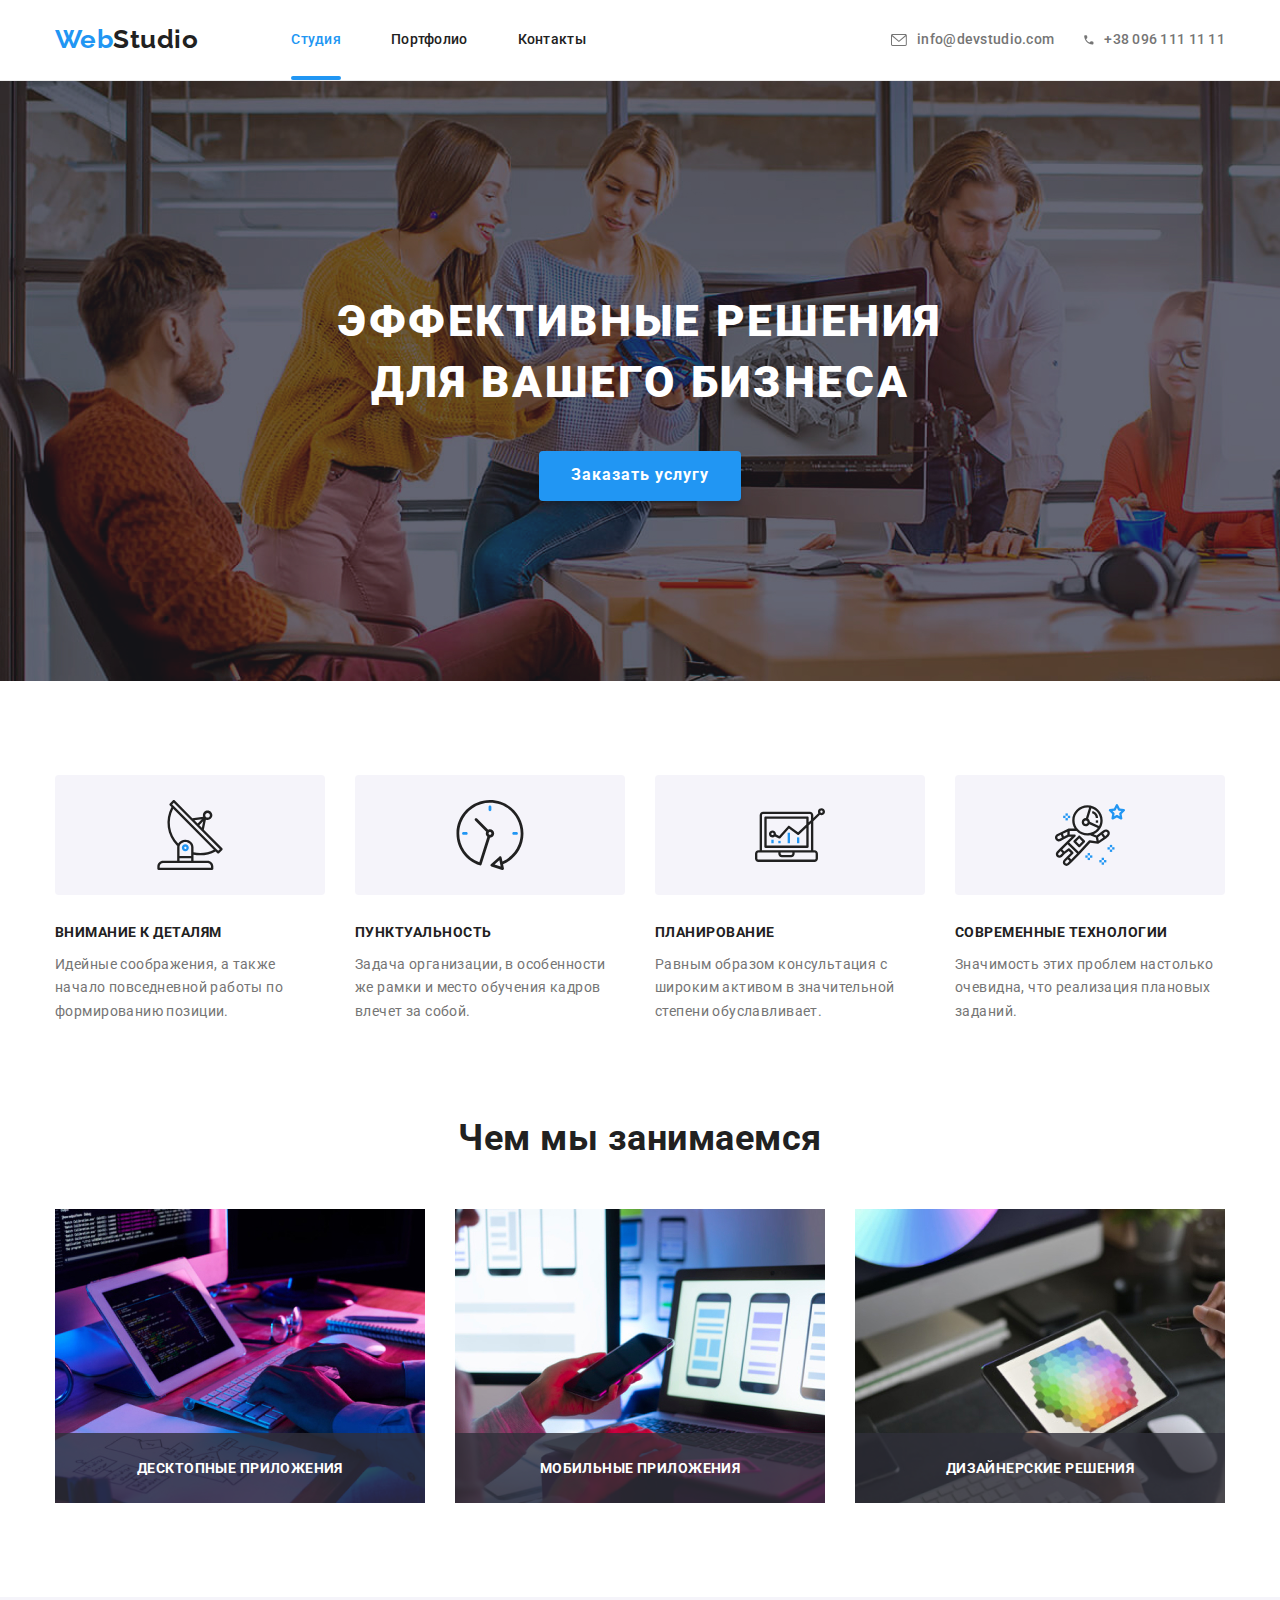
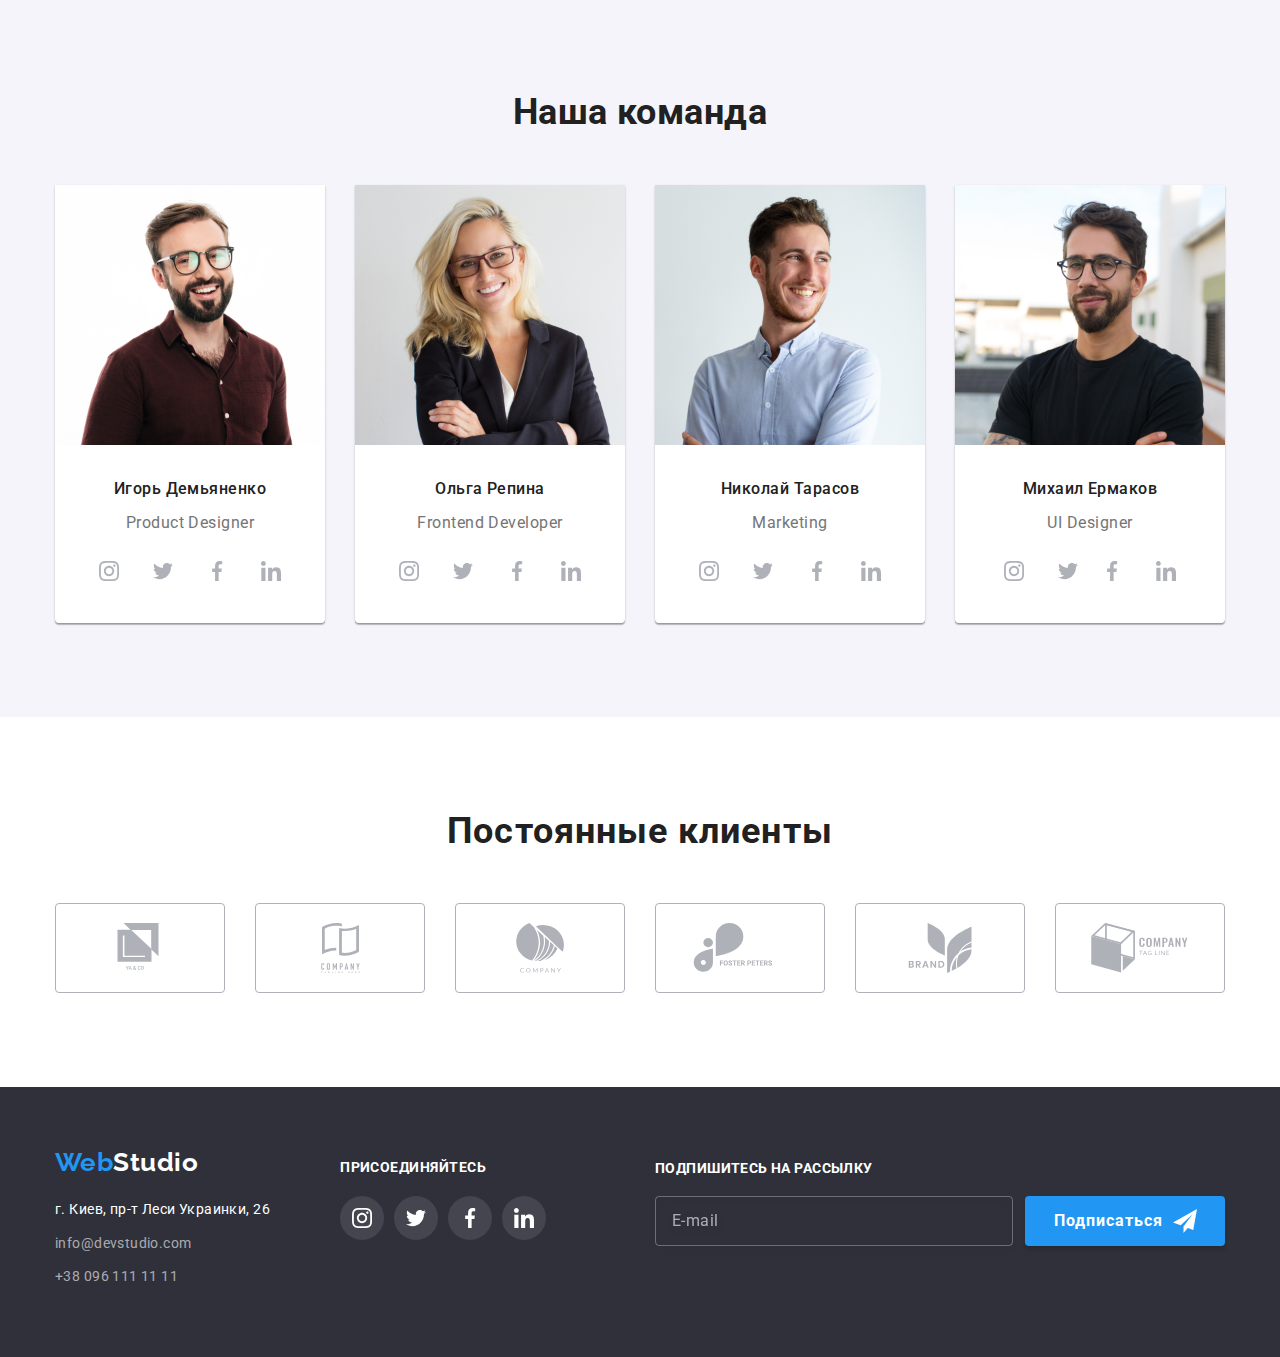
<file: index.html>
<!DOCTYPE html>
<html lang="ru">
<head>
    <meta charset="UTF-8">
    <meta http-equiv="X-UA-Compatible" content="IE=edge">
    <meta name="viewport" content="width=device-width, initial-scale=1.0">
    <title><WebStudio></title>
<link href="https://fonts.googleapis.com/css2?family=Raleway:ital,wght@0,700;1,400&family=Roboto:wght@400;500;700;900&display=swap" 
        rel="stylesheet"> 
        <link rel="stylesheet" href="https://cdnjs.cloudflare.com/ajax/libs/modern-normalize/1.1.0/modern-normalize.min.css">
    <link rel="stylesheet" href="./css/styles.css">
</head>
<body>
    <!-- Навигация -->
<header class="header">
    <div class="header__container container">
            <a class="header__logo" href="/"><span class="header__web">Web</span><span class="header__studio">Studio</span></a>
     <nav>
         <ul class="header__menu">
             <li class="header__item"><a class="header__link current" href="/">Студия</a></li>
             <li class="header__item"><a class="header__link" href="./portfolio.html">Портфолио</a></li>
             <li class="header__item"><a class="header__link" href="#address">Контакты</a></li>
         </ul>
    </nav>
         <ul class="header-contacts">
             <li class="header-contacts__item">
                <a class="header-contacts__link" href="mailto:info@devstudio.com">
                    <svg class="header-contacts__icon" width="16" height="12" >
                        <use href="./images/svg/sprite.svg#icon-envelope"></use>
                    </svg>
                    info@devstudio.com</a>
                </li>
             <li class="header-contacts__itemm">
                <a class="header-contacts__link" href="tel:+380961111111">
                    <svg class="header-contacts__icon" width="10" height="16">
                        <use href="./images/svg/sprite.svg#icon-phone"></use>
                    </svg>
                    +38 096 111 11 11</a>
                </li>
         </ul>
    </div>
</header>
<!-- Герой -->
<main>
<section class="hero">
    <div class=" hero__container container">
             <h1 class="hero__title">Эффективные решения для вашего бизнеса</h1>
             <button class="hero__button" type="button" data-modal-open>Заказать услугу</button>
            </div>
</section>
    <!-- Раздел после героя -->
<section class="features">
    <div class="features__container container"> 
        <ul class="features__list">
            <li class="features__items">
                <h2 class="features__title">Внимание к деталям</h2>
                <p class="features__paragraph">Идейные соображения, а также начало повседневной работы по формированию позиции.</p>
            </li>
            <li class="features__items">
                <h2 class="features__title" >Пунктуальность</h2>
                <p class="features__paragraph">Задача организации, в особенности же рамки и место обучения кадров влечет за собой.</p>
            </li>
            <li class="features__items">
                <h2 class="features__title">Планирование</h2>
                <p class="features__paragraph">Равным образом консультация с широким активом в значительной степени обуславливает.</p>
            </li>
            <li class="features__items">
                <h2 class="features__title">Современные технологии</h2>
                <p class="features__paragraph">Значимость этих проблем настолько очевидна, что реализация плановых заданий.</p>
            </li>
        </ul>
    </div>
</section>
    <!-- Чем мы занимаемся -->
<section class="work">
    <div class="work__container container ">
        <h2 class="work__title">Чем мы занимаемся</h2>
        
        <ul class="work__list">
            <li class="work__item"><img class="work__images" src="./images/work/work1.jpg" width="370" height="294" alt="програмист работающего над проектом">
            <p class="work__content">Десктопные приложения</p>
        </li>
            <li class="work__item"><img class="work__images" src="./images/work/work2.jpg" width="370" height="294" alt="дизайнер разрабатывает смартфон">
            <p class="work__content">Мобильные приложения</p>
            </li>
            <li class="work__item"><img class="work__images" src="./images/work/work3.jpg" width="370" height="294" alt="разработка графического цвета на планшете">
            <p class="work__content">Дизайнерские решения</p>
            </li>
        </ul>
    </div>
</section>
    <!-- Команда разработчиков -->
    <section class="team">
        <div class="team__container container team__padding">
        <h2 class="team__title">Наша команда</h2>

        <ul class="team__list"> 
            <li class="team__description">
            <img class="team__images" src="./images/team/productdesigner.jpg" width="270" height="260" alt="изображение дизайнера">
            <h3 class="team__name">Игорь Демьяненко</h3>
            <p class="team__desc">Product Designer</p>
        <ul class="team__networks">
        <li class="team__item">
            <a class="team__social" href="https://www.instagram.com/" target="_blank" rel="noopener noreferer">
                <svg width="20" height="20">
                    <use href="./images/svg/sprite.svg#icon-instagram"></use>
                </svg>
            </a>
        </li>
        <li class="team__item">
            <a class="team__social" href="https://twitter.com/?lang=uk"  target="_blank" rel="noopener noreferer">
                <svg width="20" height="20">
                    <use href="./images/svg/sprite.svg#icon-twitter">
                    </use>
                </svg>
            </a>
        </li>
        <li class="team__item">
            <a class="team__social" href="https://www.facebook.com/" target="_blank" rel="noopener noreferer">
                <svg width="20" height="20">
                    <use href="./images/svg/sprite.svg#icon-facebook"></use>
                </svg>
            </a>
        </li>
        <li class="team__item">
            <a class="team__social" href="https://www.linkedin.com/feed/" target="_blank" rel="noopener noreferer">
                <svg width="20" height="20">
                    <use href="./images/svg/sprite.svg#icon-linkedin"></use>
                </svg>
            </a>
        </li>
    </ul>
    </li>
        <li class="team__description">
                <img class="img-block" src="./images/team/frontenddeveloper.jpg" width="270" height="260" alt="изображение фронтенд разработчика">
                <h3 class="team__name">Ольга Репина</h3>
                <p class="team__desc">Frontend Developer</p>
                <ul class="team__networks">
            <li class="team__item">
                <a class="team__social" href="https://www.instagram.com/" target="_blank" rel="noopener noreferer">
                    <svg width="20" height="20">
                        <use href="./images/svg/sprite.svg#icon-instagram"></use>
                    </svg>
                </a>
            </li>
            <li class="team__item">
                <a class="team__social" href="https://twitter.com/?lang=uk"  target="_blank" rel="noopener noreferer">
                    <svg width="20" height="20">
                        <use href="./images/svg/sprite.svg#icon-twitter">
                        </use>
                    </svg>
                </a>
            </li>
            <li class="team__item">
                <a class="team__social" href="https://www.facebook.com/" target="_blank" rel="noopener noreferer">
                    <svg width="20" height="20">
                        <use href="./images/svg/sprite.svg#icon-facebook"></use>
                    </svg>
                </a>
            </li>
            <li class="team__item">
                <a class="team__social" href="https://www.linkedin.com/feed/" target="_blank" rel="noopener noreferer">
                    <svg width="20" height="20">
                        <use href="./images/svg/sprite.svg#icon-linkedin"></use>
                    </svg>
                </a>
            </li>
        </ul>
    </li>
            <li class="team__description">
                <img class="img-block" src="./images/team/marketing.jpg" width="270" height="260" alt="изображение маркетолога">
                <h3 class="team__name">Николай Тарасов</h3>
                <p class="team__desc">Marketing</p>
            <ul class="team__networks">
            <li class="team__item">
                <a class="team__social" href="https://www.instagram.com/" target="_blank" rel="noopener noreferer">
                    <svg width="20" height="20">
                        <use href="./images/svg/sprite.svg#icon-instagram"></use>
                    </svg>
                </a>
            </li>
            <li class="team__item">
                <a class="team__social" href="https://twitter.com/?lang=uk"  target="_blank" rel="noopener noreferer">
                    <svg width="20" height="20">
                        <use href="./images/svg/sprite.svg#icon-twitter">
                        </use>
                    </svg>
                </a>
            </li>
            <li class="team__item">
                <a class="team__social" href="https://www.facebook.com/" target="_blank" rel="noopener noreferer">
                    <svg width="20" height="20">
                        <use href="./images/svg/sprite.svg#icon-facebook"></use>
                    </svg>
                </a>
            </li>
            <li class="team__item">
                <a class="team__social" href="https://www.linkedin.com/feed/" target="_blank" rel="noopener noreferer">
                    <svg width="20" height="20">
                        <use href="./images/svg/sprite.svg#icon-linkedin"></use>
                    </svg>
                </a>
            </li>
        </ul>
    </li>
        <li class="team__description">
            <img class="img-block" src="./images/team/ui-designer.jpg" width="270" height="260" alt="изображение дизайне UI">
            <h3 class="team__name">Михаил Ермаков</h3>
            <p class="team__desc">UI Designer</p>
        <ul class="team__networks">
        <li class="team__item">
            <a class="team__social" href="https://www.instagram.com/" target="_blank" rel="noopener noreferer">
                <svg width="20" height="20">
                    <use href="./images/svg/sprite.svg#icon-instagram"></use>
                </svg>
            </a>
        </li>
        <li class="tteam__item">
            <a class="team__social" href="https://twitter.com/?lang=uk"  target="_blank" rel="noopener noreferer">
                <svg width="20" height="20">
                    <use href="./images/svg/sprite.svg#icon-twitter">
                    </use>
                </svg>
            </a>
        </li>
        <li class="team__item">
            <a class="team__social" href="https://www.facebook.com/" target="_blank" rel="noopener noreferer">
                <svg width="20" height="20">
                    <use href="./images/svg/sprite.svg#icon-facebook"></use>
                </svg>
            </a>
        </li>
        <li class="tteam__item">
            <a class="team__social" href="https://www.linkedin.com/feed/" target="_blank" rel="noopener noreferer">
                <svg width="20" height="20">
                    <use href="./images/svg/sprite.svg#icon-linkedin"></use>
                </svg>
            </a>
        </li>
        </ul>
    </li>
    </ul>
</div>
</section>
<section class="clients">
    <div class="clients__container container">
        <h2 class="clients__title">Постоянные клиенты</h2>
<ul class="clients__list">
    <li class="clients__item">
        <a class="clients__link" href=""> 
            <svg class="clients__icon">
<use href="./images/svg/sprite.svg#icon-logo-1"></use>
        </svg></a>
    </li>
    <li class="clients__item">
        <a class="clients__link" href=""> 
            <svg class="clients__icon">
<use href="./images/svg/sprite.svg#icon-logo-2"></use>
        </svg></a>
    </li>
    <li class="clients__item">
        <a class="clients__link" href=""> 
            <svg class="clients__icon">
<use href="./images/svg/sprite.svg#icon-logo-3"></use>
        </svg></a>
    </li>
    <li class="clients__item">
        <a class="clients__link" href=""> 
            <svg class="clients__icon">
<use href="./images/svg/sprite.svg#icon-logo-4"></use>
        </svg></a>
    </li>
    <li class="clients__item">
        <a class="clients__link" href=""> 
            <svg class="clients__icon">
<use href="./images/svg/sprite.svg#icon-logo-5"></use>
        </svg></a>
    </li>
    <li class="clients__item">
        <a class="clients__link" href=""> 
            <svg class="clients__icon">
<use href="./images/svg/sprite.svg#icon-logo-6"></use>
        </svg></a>
    </li>
</ul>
    </div>
</section>
</main>
<!-- Футер подвал сайта -->
<footer class="footer" id="address">
    <div class="footer__container container footer__padding">
        <div>
    <a class="footer__logo" href="/"><span class="footer__web">Web</span><span class="footer__studio">Studio</span></a>
    <address class="footer__address">
    <ul class="footer__aaa">
                <li><a class="footer__map" href="https://goo.gl/maps/3Qw7G6VBKkndE3Wv5" target="_blank" rel="noopener noreferer"> г. Киев, пр-т Леси Украинки, 26</a></li>
                <li><a class="footer__link" href="mailto:info@devstudio.com">info@devstudio.com</a></li>
                <li><a class="footer__link" href="tel:+380961111111">+38 096 111 11 11</a></li>
            </ul>
        </address>
    </div>
<div class="footer__join">
    <p class="footer__title">присоединяйтесь</p>
    <ul class="footer__list">
        <li class="footer__item">
            <a class="footer__social" href="https://www.instagram.com/" target="_blank" rel="noopener noreferer">
                <svg width="20" height="20">
                    <use href="./images/svg/sprite.svg#icon-instagram"></use>
                </svg>
            </a>
        </li>
        <li class="footer__item">
            <a class="footer__social" href="https://twitter.com/?lang=uk" target="_blank" rel="noopener noreferer">
                <svg width="20" height="20">
                    <use href="./images/svg/sprite.svg#icon-twitter"></use>
                </svg>
            </a>
        </li>
        <li class="footer__item">
            <a class="footer__social" href="https://www.facebook.com/" target="_blank" rel="noopener noreferer">
                <svg width="20" height="20">
                    <use href="./images/svg/sprite.svg#icon-facebook"></use>
                </svg>
            </a>
        </li>
        <li class="footer__item">
            <a class="footer__social" href="https://www.linkedin.com/feed/" target="_blank" rel="noopener noreferer">
                <svg width="20" height="20">
                    <use href="./images/svg/sprite.svg#icon-linkedin"></use>
                </svg>
            </a>
        </li>
    </ul>
</div>

<div class="footer__form-container" >
    <form class="footer__form">
        <div>
        <p class="footer__mail">Подпишитесь на рассылку</p>
    <input class="footer__helper" type="text" name="footer-mail" id="footer-mail" placeholder="E-mail">
</div>
<button type="submit">Подписаться<svg class="footer__button-icon" width="24px" height="24px">
    <use href="./images/svg/sprite.svg#icon-icon-send"></use>
  </svg>
</button>
</form>
</div>
</div>
</footer>
<!-- modal -->
<div class="backdrop is-hidden" data-modal>
    <div class="modal">
      <button class="modal__button" type="button" data-modal-close>
        <svg class="close" width="18" height="18">
        <use href="./images/svg/sprite.svg#icon-close-black-18dp-2-1"></use>
      </svg>
    </button>
    <form class="form">
        <div class="form__field">
            <p class="form__text">Оставьте свои данные, мы вам перезвоним</p>
    <label class="form__label">
        Имя
    <input class="form__input" name="user-name" id="name">
    <svg class="form__icon" width="18px" height="18px" >
        <use href="./images/svg/sprite.svg#icon-person-black"></use>
    </svg>
</label>
<label class="form__label">Телефон
<input class="form__input" type="tel" name="user-phone">
<svg class="form__icon" width="18px" height="18px" >
<use href="./images/svg/sprite.svg#icon-phone-black"></use>
</svg>
</label>
<label class="form__label">
    Почта
<input class="form__input" type="email" name="user-mail">
<svg class="form__icon" width="18px" height="18px" >
<use href="./images/svg/sprite.svg#icon-jkjlkllkl"></use>
</svg>
</label>
<label class="form__label">
    Комментарий
    <textarea class="form__coments coments" name="user-comments" rows="7" placeholder="Введите текст"></textarea></label>
<label class="form__content-check">
    <input class="form__checkbox hidden" type="checkbox" name="user-contract" >
    <a class="form__link" href="">Условия договора</a>  Соглашаюсь с рассылкой и принимаю
    <span class="form__checkbox-icon">
        <svg width="14px" height="13px">
            <use href="./images/svg/sprite.svg#icon-icon-check-1"></use>
        </svg>
    </span>
  </label>    
  <button class="form__content-button" type="submit">Отправить</button>
</div>
</form>
</div>
</div>
<script src="./js/modal.js"></script>
</body>
</html>
</file>
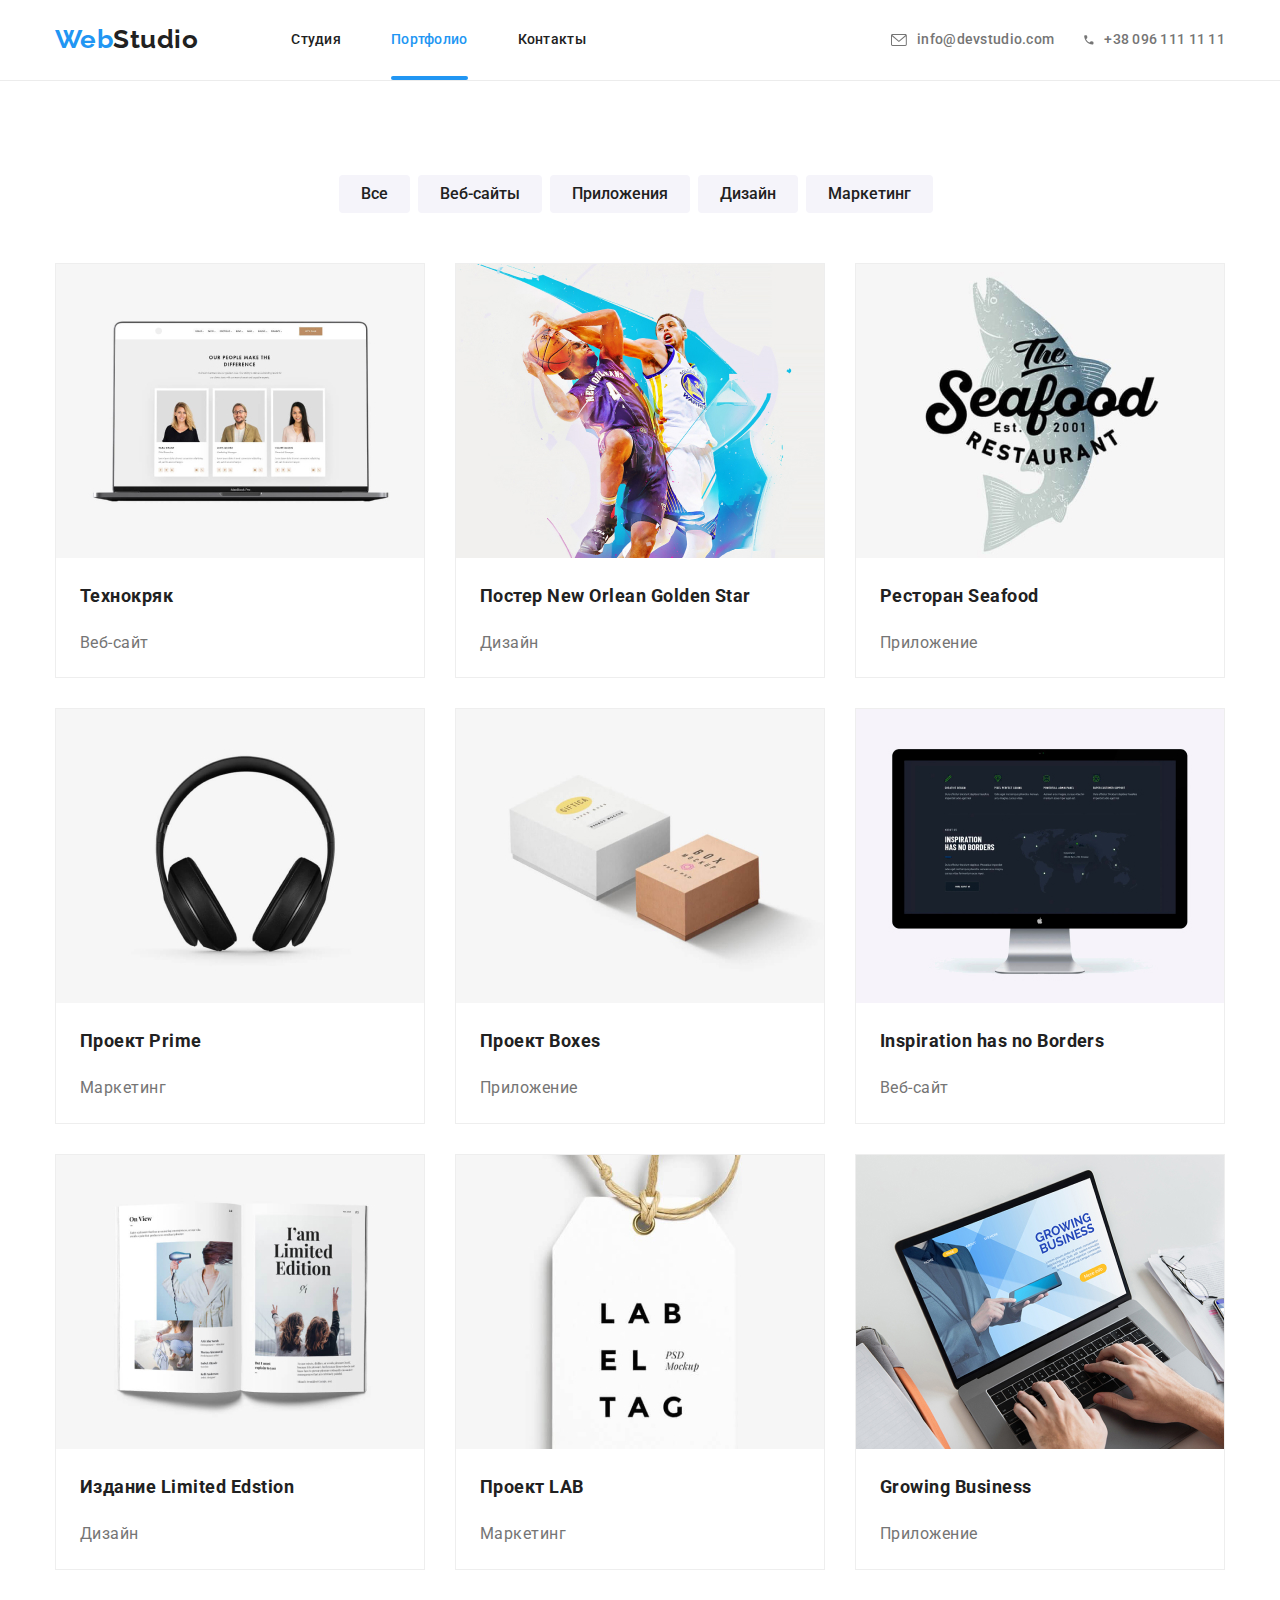
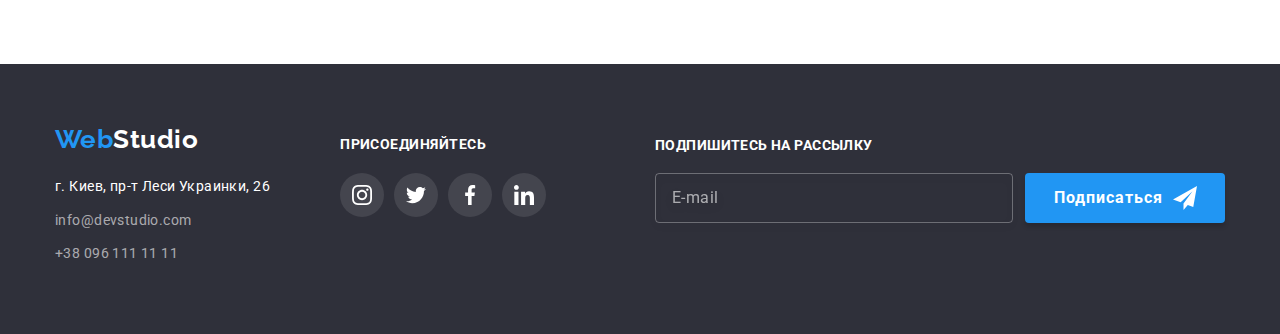
<file: portfolio.html>
<!DOCTYPE html>
<html lang="ru">
<head>
    <meta charset="UTF-8">
    <meta http-equiv="X-UA-Compatible" content="IE=edge">
    <meta name="viewport" content="width=device-width, initial-scale=1.0">
    <title><WebStudio></title>
<link href="https://fonts.googleapis.com/css2?family=Raleway:ital,wght@0,700;1,400&family=Roboto:wght@400;500;700;900&display=swap" 
        rel="stylesheet"> 
        <link rel="stylesheet" href="https://cdnjs.cloudflare.com/ajax/libs/modern-normalize/1.1.0/modern-normalize.min.css">
    <link rel="stylesheet" href="./css/styles.css">
</head>
<body>
    <!-- Навигация -->
<header class="header">
    <div class="header__container container">
            <a class="header__logo" href="/"><span class="header__web">Web</span><span class="header__studio">Studio</span></a>
     <nav>
         <ul class="header__menu">
             <li class="header__item"><a class="header__link" href="/">Студия</a></li>
             <li class="header__item"><a class="header__link current" href="./portfolio.html">Портфолио</a></li>
             <li class="header__item"><a class="header__link" href="#address">Контакты</a></li>
         </ul>
    </nav>
         <ul class="header-contacts">
             <li class="header-contacts__item">
                <a class="header-contacts__link" href="mailto:info@devstudio.com">
                    <svg class="header-contacts__icon" width="16" height="12" >
                        <use href="./images/svg/sprite.svg#icon-envelope"></use>
                    </svg>
                    info@devstudio.com</a>
                </li>
             <li class="header-contacts__itemm">
                <a class="header-contacts__link" href="tel:+380961111111">
                    <svg class="header-contacts__icon" width="10" height="16">
                        <use href="./images/svg/sprite.svg#icon-phone"></use>
                    </svg>
                    +38 096 111 11 11</a>
                </li>
         </ul>
    </div>
</header>
<main>
<section class="portfolio">
    <div class="portfolio__container container portfolio-padding">
        <h1 hidden>Портфолио</h1>
    <ul class="portfolio__filter">
        <li class="portfolio__filter-items"><button class="portfolio__link-filter" type="button">Все</button></li>
        <li class="portfolio__filter-items"><button class="portfolio__link-filter" type="button">Веб-сайты</button></li>
        <li class="portfolio__filter-items"><button class="portfolio__link-filter" type="button">Приложения</button></li>
        <li class="portfolio__filter-items"><button class="portfolio__link-filter" type="button">Дизайн</button></li>
        <li class="portfolio__filter-items"><button class="portfolio__link-filter" type="button">Маркетинг</button></li>
    </ul>
    <ul class="portfolio__content">
        <li class="portfolio__content-items">
        <a class="portfolio__link" href="">
            <div class="portfolio__content-overlay">
            <img src="images/portfolio/image1.jpg" width="370" height="294" alt="нуотбук">
        <p class="portfolio__box-text">Технокряк это современная площадка распространения коронавируса. Компании используют эту платформу для цифрового
            шпионажа и атак на защищённые сервера конкурентов.</p>
        </div>
            <h2 class="portfolio__title">Технокряк</h2>
        <p class="portfolio__paragraph">Веб-сайт</p>
    </a>

    </li>
        <li class="portfolio__content-items">
        <a class="portfolio__link" href="">
          <div class="portfolio__content-overlay">
        <img src="images/portfolio/image2.jpg" width="370" height="294" alt="футболисты">
        <p class="portfolio__box-text">Технокряк это современная площадка распространения коронавируса. Компании используют эту платформу для цифрового
            шпионажа и атак на защищённые сервера конкурентов.</p>
        </div>
        <h2 class="portfolio__title">Постер New Orlean Golden Star</h2>
        <p class="portfolio__paragraph">Дизайн</p>
        <div class="portfolio__box"></div>
    </a>
    
    </li>
        <li class="portfolio__content-items">
        <a class="portfolio__link" href="">
            <div class="portfolio__content-overlay">
            <img src="images/portfolio/image3.jpg" width="370" height="294" alt="логотип ресторана">
            <p class="portfolio__box-text">Технокряк это современная площадка распространения коронавируса. Компании используют эту платформу для цифрового
                шпионажа и атак на защищённые сервера конкурентов.</p>
            </div>
        <h2 class="portfolio__title">Ресторан Seafood</h2>
        <p class="portfolio__paragraph">Приложение</p>
        <div class="portfolio__box"></div>
    </a>
    </li>
        <li class="portfolio__content-items">  
        <a class="portfolio__link" href="">
            <div class="portfolio__content-overlay">
            <img src="images/portfolio/image4.jpg" width="370" height="294" alt="наушники">
            <p class="portfolio__box-text">Технокряк это современная площадка распространения коронавируса. Компании используют эту платформу для цифрового
                шпионажа и атак на защищённые сервера конкурентов.</p>
            </div>
        <h2 class="portfolio__title">Проект Prime</h2>
        <p class="portfolio__paragraph">Маркетинг</p>
        <div class="portfolio__box"></div>
    </a> 
    </li>
        <li class="portfolio__content-items">
        <a class="portfolio__link" href="">
            <div class="portfolio__content-overlay">
        <img src="images/portfolio/image5.jpg" width="370" height="294" alt="две коробки">
        <p class="portfolio__box-text">Технокряк это современная площадка распространения коронавируса. Компании используют эту платформу для цифрового
            шпионажа и атак на защищённые сервера конкурентов.</p>
        </div>
        <h2 class="portfolio__title">Проект Boxes</h2>
        <p class="portfolio__paragraph">Приложение</p>
        
    </a>
    </li>
        <li class="portfolio__content-items">
        <a class="portfolio__link" href="">
            <div class="portfolio__content-overlay">
            <img src="images/portfolio/image6.jpg" width="370" height="294" alt="монитор">
            <p class="portfolio__box-text">Технокряк это современная площадка распространения коронавируса. Компании используют эту платформу для цифрового
                шпионажа и атак на защищённые сервера конкурентов.</p>
            </div>
        <h2 class="portfolio__title">Inspiration has no Borders</h2>
        <p class="portfolio__paragraph">Веб-сайт</p>
        <div class="portfolio__box"></div>
    </a>
    </li>
        <li class="portfolio__content-items">
        <a class="portfolio__link" href="">
            <div class="portfolio__content-overlay">
            <img src="images/portfolio/image7.jpg" width="370" height="294" alt="журнал">
            <p class="portfolio__box-text">Технокряк это современная площадка распространения коронавируса. Компании используют эту платформу для цифрового
                шпионажа и атак на защищённые сервера конкурентов.</p>
            </div>
        <h2 class="portfolio__title">Издание Limited Edstion</h2>
        <p class="portfolio__paragraph">Дизайн</p>
        <div class="portfolio__box"></div>
    </a>
    </li>
        <li class="portfolio__content-items">
        <a class="portfolio__link" href="">
            <div class="portfolio__content-overlay">
            <img src="images/portfolio/image8.jpg" width="370" height="294" alt="этикетка">
            <p class="portfolio__box-text">Технокряк это современная площадка распространения коронавируса. Компании используют эту платформу для цифрового
                шпионажа и атак на защищённые сервера конкурентов.</p>
            </div>
        <h2 class="portfolio__title">Проект LAB</h2>
        <p class="portfolio__paragraph">Маркетинг</p>
        <div class="portfolio__box"></div>
    </a>
    </li>
        <li class="portfolio__content-items">
        <a class="portfolio__link" href="">
            <div class="portfolio__content-overlay">
            <img src="images/portfolio/image9.jpg" width="370" height="294" alt="ноутбук">
            <p class="portfolio__box-text">Технокряк это современная площадка распространения коронавируса. Компании используют эту платформу для цифрового
                шпионажа и атак на защищённые сервера конкурентов.</p>
            </div>
        <h2 class="portfolio__title">Growing Business</h2>
        <p class="portfolio__paragraph">Приложение</p>
        <div class="portfolio__box"></div>
    </a>
</li>
    </ul>
</div>
 </section>
</main>
<!-- Футер подвал сайта -->
<footer class="footer" id="address">
    <div class="footer__container container footer__padding">
        <div>
    <a class="footer__logo" href="/"><span class="footer__web">Web</span><span class="footer__studio">Studio</span></a>
    <address class="footer__address">
    <ul class="footer__aaa">
                <li><a class="footer__map" href="https://goo.gl/maps/3Qw7G6VBKkndE3Wv5" target="_blank" rel="noopener noreferer"> г. Киев, пр-т Леси Украинки, 26</a></li>
                <li><a class="footer__link" href="mailto:info@devstudio.com">info@devstudio.com</a></li>
                <li><a class="footer__link" href="tel:+380961111111">+38 096 111 11 11</a></li>
            </ul>
        </address>
    </div>
<div class="footer__join">
    <p class="footer__title">присоединяйтесь</p>
    <ul class="footer__list">
        <li class="footer__item">
            <a class="footer__social" href="https://www.instagram.com/" target="_blank" rel="noopener noreferer">
                <svg width="20" height="20">
                    <use href="./images/svg/sprite.svg#icon-instagram"></use>
                </svg>
            </a>
        </li>
        <li class="footer__item">
            <a class="footer__social" href="https://twitter.com/?lang=uk" target="_blank" rel="noopener noreferer">
                <svg width="20" height="20">
                    <use href="./images/svg/sprite.svg#icon-twitter"></use>
                </svg>
            </a>
        </li>
        <li class="footer__item">
            <a class="footer__social" href="https://www.facebook.com/" target="_blank" rel="noopener noreferer">
                <svg width="20" height="20">
                    <use href="./images/svg/sprite.svg#icon-facebook"></use>
                </svg>
            </a>
        </li>
        <li class="footer__item">
            <a class="footer__social" href="https://www.linkedin.com/feed/" target="_blank" rel="noopener noreferer">
                <svg width="20" height="20">
                    <use href="./images/svg/sprite.svg#icon-linkedin"></use>
                </svg>
            </a>
        </li>
    </ul>
</div>

<div class="footer__form-container" >
    <form class="footer__form">
        <div>
        <p class="footer__mail">Подпишитесь на рассылку</p>
    <input class="footer__helper" type="text" name="footer-mail" id="footer-mail" placeholder="E-mail">
</div>
<button type="submit">Подписаться<svg class="footer__button-icon" width="24px" height="24px">
    <use href="./images/svg/sprite.svg#icon-icon-send"></use>
  </svg>
</button>
</form>
</div>
</div>
</footer>
<!-- modal -->
<div class="backdrop is-hidden" data-modal>
    <div class="modal">
      <button class="modal__button" type="button" data-modal-close>
        <svg class="close" width="18" height="18">
        <use href="./images/svg/sprite.svg#icon-close-black-18dp-2-1"></use>
      </svg>
    </button>
    <form class="form">
        <div class="form__field">
            <p class="form__text">Оставьте свои данные, мы вам перезвоним</p>
    <label class="form__label">
        Имя
    <input class="form__input" name="user-name" id="name">
    <svg class="form__icon" width="18px" height="18px" >
        <use href="./images/svg/sprite.svg#icon-person-black"></use>
    </svg>
</label>
<label class="form__label">Телефон
<input class="form__input" type="tel" name="user-phone">
<svg class="form__icon" width="18px" height="18px" >
<use href="./images/svg/sprite.svg#icon-phone-black"></use>
</svg>
</label>
<label class="form__label">
    Почта
<input class="form__input" type="email" name="user-mail">
<svg class="form__icon" width="18px" height="18px" >
<use href="./images/svg/sprite.svg#icon-jkjlkllkl"></use>
</svg>
</label>
<label class="form__label">
    Комментарий
    <textarea class="form__coments coments" name="user-comments" rows="7" placeholder="Введите текст"></textarea></label>
<label class="form__content-check">
    <input class="form__checkbox hidden" type="checkbox" name="user-contract" >
    <a class="form__link" href="">Условия договора</a>  Соглашаюсь с рассылкой и принимаю
    <span class="form__checkbox-icon">
        <svg width="14px" height="13px">
            <use href="./images/svg/sprite.svg#icon-icon-check-1"></use>
        </svg>
    </span>
  </label>    
  <button class="form__content-button" type="submit">Отправить</button>
</div>
</form>
</div>
</div>
<script src="./js/modal.js"></script>
</body>
</html>
</file>
<file: css/styles.css>
/* если вы хотите чтобы размеры не витывались в размер а плюсовались */

/* основной цвет текста #212121; черный */
/* вторичный цвет текста #757575; серый */
/* макет сайта основной фона #FFFFFF; белый */
/* акцент текста #2196F3; голубой */
/* макет сайта вторичный фон #F5F4FA; серый */
/* макет фона header,footer #2F303A; темно-серый */

:root {
    --primary-text-color: #212121;
    --secondary-text-color: #757575;
    --primary-bg: #ffffff;
    --accent-color: #2196f3;
    --secondary-bg: #f5f4fa;
    --heder-footer-bg: #2f303a;
  }
  /* основной текс */
  body {
    color: var(--primary-text-color);
    background-color: var(--primary-bg);
  
    font-family: "Roboto", sans-serif;
    letter-spacing: 0.03em;
  }
  
  ul {
    list-style-type: none;
    margin: 0px;
    padding-left: 0;
  }
  
  .hidden {
    position: absolute;
    width: 1px;
    height: 1px;
    margin: -1px;
    border: 0;
    padding: 0;
    clip: rect(0 0 0 0);
    overflow: hidden;
  }
  
  .container {
    width: 1200px;
    margin-left: auto;
    margin-right: auto;
    padding-left: 15px;
    padding-right: 15px;
  }
  .container .aling-center {
    text-align: center;
  }
  
  img {
  margin: 0;
  }
  
  /* header------------------------------------------- */
  
  .header > .container {
    display: flex;
    align-items: center;
  }
  .header__menu {
    display: flex;
  
  }
  
  .header__item:not(:last-child) {
    margin-right: 50px;
  }
  
  .header {
    border-bottom: 1px solid #ececec;
  }
  
  .header__logo {
    display: block;
    margin-right: 93px;
    color: var(--accent-color);
    font-family: Raleway;
    font-weight: 700;
    font-size: 26px;
    line-height: 1.2;
    text-decoration: none;
  }
  
  .header__web {
    color: var(--accent-color);
  }
  
  .header__studio {
    color: var(--primary-text-color);
    margin: 0;
  }
  
  .header__link {
    display: block;
    padding-top: 32px;
    padding-bottom: 32px;
    display: block;
  
    color: var(--primary-text-color);
  
    font-family: "Roboto";
    font-weight: 500;
    font-size: 14px;
    line-height: 1.14;
    letter-spacing: 0.02em;
    text-decoration: none;
  
    transition-property: color;
    transition-duration: 250ms;
    transition-timing-function: cubic-bezier(0.4, 0, 0.2, 1);
  }
  
  .header__link.current {
    color: var(--accent-color);
  }
  
  .header__link:hover,
  .header__link:focus {
    color: var(--accent-color);
  }
  
  .header__link.current {
  position: relative;
  }
  
  .header__link.current::after {
    content: "";
    display: block;
    position: absolute;
    width: 100%;
    height: 4px;
    left: 0;
    bottom: 0;
    
    
    background: #2196F3;
    border-radius: 2px;
  }
  
  .header-contacts {
    display: flex;
    margin-left: auto;
    list-style-type: none;
  }
  
  .header-contacts__item:not(:last-child) {
    margin-right: 30px;
  }
  
  .header-contacts__link {
    display: flex;
    align-items: center;
  
    padding-top: 32px;
    padding-bottom: 32px;
  
    color: var(--secondary-text-color);
    fill: #757575;
  
    font-weight: 500;
    font-size: 14px;
    line-height: 1.14;
    letter-spacing: 0.02em;
    text-decoration: none;
  
    transition-property: color;
    transition-duration: 250ms;
    transition-timing-function: cubic-bezier(0.4, 0, 0.2, 1);
  }
  
  .header-contacts__icon {
    display: flex;
    margin-right: 10px;
  }
  
  .header-contacts__link:hover,
  .header-contacts__link:focus {
    color: var(--accent-color);
    fill: var(--accent-color);
  }
  
  /* -------Герой-------------------------------------- */
  .hero {
    display: flex;
    justify-content: center;
    align-items: center;
    height: 600px;
    text-align: center;
  
    background-color: var(--heder-footer-bg);
    background-image: url(../images/hero/Img\ Overlay.png),
      url(../images/hero/Img.jpg);
    /* background-repeat:
    background-size:
    background-position:
    box-shadow:  */
  
    max-width: 1600px;
    margin-left: auto;
    margin-right: auto;
  }
  
  .hero__title {
    display: block;
    max-width: 700;
    margin-left: auto;
    margin-right: auto;
  
    color: var(--primary-bg);
  
    font-weight: 900;
    font-size: 44px;
    line-height: 1.4;
    letter-spacing: 0.06em;
    text-align: center;
    /* все буквы заглавные */
    text-transform: uppercase;
    width: 696px;
    height: 120px;
  }
  
  .hero__button {
    display: block;
    margin: auto;
    height: 50px;
    line-height: 50;
    position: relative;
    height: 50px;
    padding: 10px 32px;
    background-color: var(--accent-color);
    color: var(--primary-bg);
    font-family: Roboto;
    color: #ffffff;
    font-weight: 700;
    font-size: 16px;
    line-height: 1.8;
    align-items: center;
    text-align: center;
    letter-spacing: 0.06em;
    margin-top: 40px;
  
    box-shadow: 0px 4px 4px rgba(0, 0, 0, 0.15);
    border-radius: 4px;
    border: 0;

    transition-property: background-color;
    transition-duration: 250ms;
    transition-timing-function: cubic-bezier(0.4, 0, 0.2, 1);
  
  }
  
  .hero .button-primary:hover,
  .button-primary:focus {
    background: #188ce8;
  }
  
  /*Секция особенности---------------------------------------*/
  
  .features__list {
    padding-top: 94px;
    padding-bottom: 94px;
    display: flex;
  }
  
  .features__items {
    width: calc((100% - 90px) / 4);
  }
  
  .features__items:not(:last-child) {
    margin-right: 30px;
  }
  
  .features__items::before {
    display: block;
    content: "";
    height: 120px;
    background-repeat: no-repeat;
    background-position: center;
    background-color: var(--secondary-bg);
    border-radius: 4px;
  }
  
  .features__items:nth-child(1)::before {
    background-image: url(../images/features/antenna.svg);
  }
  
  .features__items:nth-child(2)::before {
    background-image: url(../images/features/clock.svg);
  }
  
  .features__items:nth-child(3)::before {
    background-image: url(../images/features/diagram.svg);
  }
  
  .features__items:nth-child(4)::before {
    background-image: url(../images/features/astronaut.svg);
  }
  
  .features__title {
    margin-top: 30px;
    color: var(--primary-text-color);
  
    font-family: Roboto;
    font-weight: 700;
    font-size: 14px;
    line-height: 1.14;
    text-transform: uppercase;
  }
  
  .features__paragraph {
    margin-top: 10px;
    color: var(--secondary-text-color);
    font-size: 14px;
    line-height: 1.7;
    letter-spacing: 0.03em;
  }
  /* секция работа ----------------------------------- */
  .work__list {
    margin-top: 50px;
    padding-bottom: 94px;
    display: flex;
  }
  .work__item:not(:last-child) {
    margin-right: 30px;
  }
  
  .work__title {
    display: block;
    color: var(--primary-text-color);
  
    font-family: "Roboto";
    font-weight: 700;
    font-size: 36px;
    text-align: center;
  }
  
  .work__images {
    display: block;
  }
  
  .work__item {
  position: relative;
  }
  
  .work__content {
    position: absolute;
    margin-top: 0;
    bottom: 0;
    margin-bottom: 0;
    padding-top: 27px;
    padding-bottom: 27px;
    width: 100%;
    font-family: 'Roboto';
    font-style: normal;
    font-weight: 700;
    font-size: 14px;
    line-height: 16px;
    text-align: center;
    letter-spacing: 0.03em;
    text-transform: uppercase;
    
    color: var(--primary-bg);
    background: rgba(47, 48, 58, 0.8);
  }
  
  
  /* Секция команда --------------------------------------- */
  .team {
    background: var(--secondary-bg);
  }
  
  .team__list {
    display: flex;
    margin-top: 50px;
  }
  
  .team__description {
    background-color: var(--primary-bg);
  
    box-shadow: 0px 1px 3px rgba(0, 0, 0, 0.12), 0px 1px 1px rgba(0, 0, 0, 0.14),
      0px 2px 1px rgba(0, 0, 0, 0.2);
    border-radius: 0px 0px 4px 4px;
  }
  
  .team__description:not(:last-child) {
    margin-right: 30px;
  }
  
  
  .team__padding {
    padding-top: 94px;
    padding-bottom: 94px;
  }
  
  .team__title {
    display: block;
    color: var(--primary-text-color);
  
    font-weight: 700;
    font-size: 36px;
    line-height: 1.2;
    text-align: center;
  }
  
  .team__name {
    display: block;
    margin-top: 30px;
    color: var(--primary-text-color);
  
    font-weight: 500;
    font-size: 16px;
    line-height: 1.2;
    text-align: center;
  }
  
  .team__desc {
    display: block;
    margin-top: 10px;
    margin-bottom: 16px;
    color: var(--secondary-text-color);
  
    font-weight: 400;
    font-size: 16px;
    line-height: 1.18;
    text-align: center;
  }
  
  .team__networks {
    display: flex;
    justify-content: center;
    padding-bottom: 30px;
  }
  
  .team__social {
    display: flex;
    padding: 12px;
    border-radius: 50%;
  
    fill: #afb1b8;
    transition-property: border-radius, background-color, fill;
    transition-duration: 250ms;
    transition-timing-function: cubic-bezier(0.4, 0, 0.2, 1);
  }
  
  .team__item:not(:last-child) {
    margin-right: 10px;
  }
  
  .team__social:hover,
  .team__social:focus {
    border-radius: 50%;
    background-color: var(--accent-color);
    fill: #ffffff;
  }
  
  /* секция клиентв--------------------------------------------- */
  .clients__container {
    padding-top: 94px;
    padding-bottom: 94px;
  }
  
  .clients__title {
    font-family: "Roboto";
    font-weight: 700;
    font-size: 36px;
    line-height: 1.16;
    text-align: center;
    letter-spacing: 0.03em;
    color: var(--primary-text-color);
  }
  
  .clients__title, h2 {
  margin-top: 0;
  }
  
  .clients__list {
    display: flex;
    margin-top: 50px;
  }
  
  .clients__item:not(:last-child) {
    margin-right: 30px;
  }
  
  .clients__link {
    display: flex;
    width: 170px;
    height: 90px;
    justify-content: center;
    align-items: center;
    fill: #afb1b8;
  
    border: 1px solid #afb1b8;
    border-radius: 4px;
  
    transition-property: border, fill;
    transition-duration: 250ms;
    transition-timing-function: cubic-bezier(0.4, 0, 0.2, 1);
  }
  
  .clients__link:hover,
  .clients__link:focus {
    border: 1px solid var(--accent-color);
    fill: var(--accent-color);
  }
  
  .clients__icon {
    height: 50px;
  }
  
  
  /* Сеукция футер ------------------------------------------------- */
  .footer__container {
    display: flex;
    padding-top: 60px;
    padding-bottom: 60px;
  }
  
  .footer {
    background-color: var(--heder-footer-bg);
  }
  
  .footer__logo {
    margin-bottom: 20px;
    color: var(--accent-color);
    font-family: Raleway;
    font-weight: 700;
    font-size: 26px;
    line-height: 1.2;
    text-decoration: none;
  }

  .footer__studio {
    color: var(--primary-bg);
  }
  
  .footer__address {
    margin-top: 20px;
    font-style: normal;
  }

  .footer__map {   
    display: block;
    margin-bottom: 9px;
    color: var(--primary-bg);
    font-weight: 400;
    font-size: 14px;
    line-height: 1.71;
    letter-spacing: 0.03em;
    text-decoration: none;
  }
  
  .footer__link {
    display: block;
    margin-bottom: 9px;
    color:  rgba(255, 255, 255, 0.6);
    font-weight: 400;
    font-size: 14px;
    line-height: 1.7;
    line-height: 24px;
    letter-spacing: 0.03em;
    text-decoration: none;
  }
  
  .footer__social {
    display: block;
    font-weight: 400;
    font-size: 14px;
    text-decoration: none;
  
    color: rgba(255, 255, 255, 0.6);
  }
  
  .footer__join {
    margin-left: 70px;
    padding-top: 13px;
  }
  
  .footer__title {
    display: block;
    margin-bottom: 20px;
    font-family: Roboto;
    font-weight: 700;
    font-size: 14px;
    line-height: 1.14;
    text-transform: uppercase;
    color: #ffffff;
  }
  
  .footer__list {
    display: flex;
    margin-top: 20px;
  }
  
  .footer__social {
    padding: 12px;
  
    width: 44px;
    height: 44px;
    display: block;
    border-radius: 50%;
  
    background-color: rgba(255, 255, 255, 0.1);
    fill: #ffffff;
  }
  
  .footer__item:not(:last-child) {
    margin-right: 10px;
  }
  
  .footer__social:hover,
  .footer__social:focus {
    border-radius: 50%;
    background-color: var(--accent-color);
    fill: #ffffff;
  }

  /* ------------------------------------- */
  
  .footer__form-container {
    display: block;
    margin-left: 93px;
    padding-top: 13px;
    margin-left: auto;
  }
  
  .footer__mail {
    margin-bottom: 20px;
    width: 219px;
  
    font-weight: 700;
    font-size: 14px;
    line-height: 1.142;
    letter-spacing: 0.03em;
    text-transform: uppercase;
  
  color: var(--primary-bg);
  }
  
  .footer__helper {
    margin-right: 12px;
  padding-top: 15px;
  padding-bottom: 15px;
  padding-left: 16px;
  
  
    width: 358px;
  
  background: #2F303A;
  
  border: 1px solid rgba(255, 255, 255, 0.3);
  filter: drop-shadow(0px 4px 4px rgba(0, 0, 0, 0.15));
  border-radius: 4px;
  
  background-color: transparent;
  }
  
  .footer__helper::placeholder {
    width: 47px;
    
    font-weight: 400;
    font-size: 16px;
    line-height: 1.25px;
    letter-spacing: 0.03em;
    color: rgba(255, 255, 255, 0.6);
  }
  
  .footer__button-icon {
    color: var(--primary-bg);
  }
  
  .footer__form-container button {
   display: flex;
   align-items: center;
   padding-top: 10px;
   padding-right: 10px;
   padding-bottom: 10px;
   padding-left: 29px;
  
    width: 200px;
    color: var(--primary-bg);
  
    background: #2196F3;
    box-shadow: 0px 4px 4px rgba(0, 0, 0, 0.15);
    border-radius: 4px;
  
  font-weight: 700;
  font-size: 16px;
  line-height: 1.88;
  letter-spacing: 0.06em;
  color: #FFFFFF;
  border: 0;
  }
  
  .footer__form-container button:hover,
  .footer__form-container button:focus {
  background-color: #188ce8 ;
  }
  
  .footer__form {
    display: flex;
    align-items: flex-end;
  }
  
  .footer__button-icon {
  margin-left: 10px;
  justify-content: center;
  }
  
  
  
  /* Вторая страница сайта -------------------------------------- */

  .portfolio__container {
    padding-top: 94px;
    padding-bottom: 94px;
  }

  .portfolio__filter {
    display: flex;
    justify-content: center;
  }
  
  .portfolio__link-filter {
    margin-right: 8px;
    padding: 6px 22px;
  
    font-family: Roboto;
    font-weight: 500;
    font-size: 16px;
    line-height: 1.6;
    text-align: center;
  
    color: var(--primary-text-color);
    background-color: var(--secondary-bg);
    border-radius: 4px;
    border: 0;
  
    transition-property: background-color, color, box-shadow;
    transition-duration: 250ms;
    transition-timing-function: cubic-bezier(0.4, 0, 0.2, 1);
  }
  
  .portfolio__link-filter:hover,
  .portfolio__link-filter:focus {
    color: var(--primary-bg);
    background-color: var(--accent-color);
  }
  .portfolio__content {
    position: relative;
    margin-top: 50px;
    display: flex;
    flex-wrap: wrap;
  }
  
  .portfolio__link {
    text-decoration: none;
  }
  
  .portfolio__content-items {
    position: relative;
    background-color: var(--primary-bg);
    width: calc((100% - 60px) / 3);
    border: 1px solid #eeeeee;
  
    transition-property: box-shadow;
    transition-duration: 250ms;
    transition-timing-function: cubic-bezier(0.4, 0, 0.2, 1);
  }
  
  .portfolio__content-items:not(:nth-child(3n)) {
    margin-right: 30px;
  }
  .portfolio__content-items:not(:nth-child(-n + 3)) {
    margin-top: 30px;
  }
  
  .portfolio__content-items .img-block {
    margin-bottom: 20px;
  }
  
  .portfolio__title {
    margin-top: 20px;
    padding-left: 24px;
  
    color: var(--primary-text-color);
  
    font-weight: 700;
    font-size: 18px;
    line-height: 2;
    text-decoration: none;
  }
  
  
  .portfolio__paragraph {
    /* display: block; */
    margin-top: 4px;
    padding-left: 24px;
    padding-bottom: 20px;
    color: var(--secondary-text-color);
  
    font-weight: 400;
    font-size: 16px;
    line-height: 1.8;
  }
  
  p {
  margin: 0;
  }
  /* только это */
  .portfolio__content-items:hover {
    border: 1px solid #EEEEEE;
    box-shadow: 0px 1px 1px rgba(0, 0, 0, 0.12), 0px 4px 4px rgba(0, 0, 0, 0.06), 1px 4px 6px rgba(0, 0, 0, 0.16);
  }
  
  .portfolio__box-text {
    position: absolute;
    margin-top: 0;
    margin-bottom: 0;
    padding-right: 24px;
    padding-left: 24px;
  
    font-size: 18px;
    line-height: 1.555;
    color: #ffffff;
    opacity: 0;
    
    transition-property: opacity, transform;
    transition-duration: 250ms;
    transition-timing-function: cubic-bezier(0.4, 0, 0.2, 1);
    transform: translateY(100%);
  }
  
  .portfolio__link:hover .portfolio__box-text,
  .portfolio__link:focus .portfolio__box-text {
    opacity: 1;
    transform: translateY(0);
  }
  
  .portfolio__content-overlay {
    position: relative;
    display: flex;
    align-items: center;
    overflow: hidden;
  }
  
  .portfolio__content-overlay::before {
  display: inline-block;
  content: "";
  
  position: absolute;
  top: 0;
  left: 0;
  width: 100%;
  height: 100%;
  background-color: rgba(33, 150, 243, 0.9);
  opacity: 1;
  
  transition-property: opacity, transform;
  transition-duration: 250ms;
  transition-timing-function: cubic-bezier(0.4, 0, 0.2, 1);
  transform: translateY(100%);
  }
  
  .portfolio__link:hover .portfolio__content-overlay::before,
  .portfolio__link:focus .portfolio__content-overlay::before {
    opacity: 1;
    transform: translateY(0);
  }
  
  /* ------------------------------------------------------- */
  
  /* кнопка */
  .backdrop {
    /* position: relative; */
    position: fixed;
    top: 0;
    left: 0;
    width: 100%;
    height: 100%;
    background:  rgba(0, 0, 0, 0.2);
    opacity: 1;
  
    transition-property: opacity;
    transition-duration: 250ms;
    transition-timing-function: cubic-bezier(0.4, 0, 0.2, 1);
  }
  
  .backdrop.is-hidden {
  opacity: 0;
  pointer-events: none;
  }
  
  .modal {
    position: absolute;
    padding: 40px;
    top: 50%;
    left: 50%;
  
  min-width: 528px;
  min-height: 581px;
  
  background: #FFFFFF;
  box-shadow: 0px 1px 3px rgba(0, 0, 0, 0.12), 0px 1px 1px rgba(0, 0, 0, 0.14), 0px 2px 1px rgba(0, 0, 0, 0.2);
  border-radius: 4px;
  
  transform: translate(-50%, -50%) scale(1);
    transition: transform 250ms cubic-bezier(0.4, 0, 0.2, 1);
  }
  
  .modal__button {
    position: absolute;
    top: 8px;
    right: 8px;
    padding: 5px;
    width: 30px;
  height: 30px;
    
  background-color: var(--primary-bg);
  border: 1px solid rgba(0, 0, 0, 0.1);
  border-radius: 50%;
  
  transition-property: border;
  transition-duration: 250ms;
  transition-timing-function: cubic-bezier(0.4, 0, 0.2, 1);
  }
  
  .modal__button:hover,
  .modal__button:focus {
    fill: var(--accent-color);
  }
  
  .form__field {
    flex-direction: column;
  }
  
  .form__text {
   margin-bottom: 12px;
   font-weight: 700;
   font-size: 20px;
   line-height: 1.15;
   text-align: center;
  
    color: var(--primary-text-color);
  }
  
  .form__label {
    position: relative;
    display: block;
  
    font-weight: 400;
    font-size: 12px;
    line-height: 1.166;
    
    letter-spacing: 0.01em;
    color: var(--secondary-text-color);
  }
  
  .form__label:nth-child(n - 3) {
    margin-bottom: 10px;
  }
  
  .form__input {
    display: block;
    margin-top: 4px;
    padding-top: 12px;
    padding-bottom: 12px;
    padding-left: 35px;
    padding-right: 16px;
    width: 100%;
    resize: none;
  
    border: 1px solid rgba(33, 33, 33, 0.2);
    border-radius: 4px;
    
    transition-property: border;
    transition-duration: 250ms;
    transition-timing-function: cubic-bezier(0.4, 0, 0.2, 1);
  }
  
  .form__input:focus,
  .form__input:hover {
    border: 1px solid var(--accent-color);
  }
  
  .form__input:focus  ~ .form__icon,
  .form__input:hover  ~ .form__icon {
  fill: var(--accent-color);
  }
  
  .form__icon {
    position: absolute;
    top: 50%;
    left: 12px;
  
    transition-property: fill;
    transition-duration: 250ms;
    transition-timing-function: cubic-bezier(0.4, 0, 0.2, 1);
  }
  
  .form__coments {
    display: flex;
    align-items: center;
    flex-direction: row-reverse;
  
    margin-top: 4px;
    padding-top: 12px;
    padding-right: 16px;
    padding-bottom: 12px;
    padding-left: 16px;
    display: block;
    height: 120px;
    border: 1px solid rgba(33, 33, 33, 0.2);
    border-radius: 4px;
    width: 100%;
    resize: none;
    transition-property: border;
    transition-duration: 250ms;
    transition-timing-function: cubic-bezier(0.4, 0, 0.2, 1);
  }
  
  .form__input.coments::placeholder {
    color: rgba(117, 117, 117, 0.5);
  }
  
  .form__coments:hover,
  .form__coments:focus {
    border: 1px solid var(--accent-color);
  }
  
  .form__checkbox {
    margin-right: auto;
    margin-left: 9px;
  
    font-weight: 400;
    font-size: 14px;
    line-height: 1.714;
    color: var(--secondary-text-color);
  }
  
  .form__content-check .link {
    margin-left: 4px;
    color: var(--accent-color);
  }

  .form__checkbox-icon {
    margin-right: 7px;
  
    width: 16px;
    height: 15px;
  
    border: 1px solid #212121;
    border-radius: 4px;
    fill: #ffffff;
    background-color: #ffffff;
  
    transition-property: background-color, border-color;
    transition-duration: 250ms;
    transition-timing-function: cubic-bezier(0.4, 0, 0.2, 1);
  }
  
  .form__checkbox-icon svg {
    display: block;
  }
  
  .form__content-button {
    display: flex;
   
    margin-top: 30px;
    margin-right: auto;
    margin-left: auto;
   padding-top: 10px;
   padding-bottom: 10px;
   padding-right: 55px;
   padding-left: 56px;
   
  font-weight: 700;
  font-size: 16px;
  line-height: 1.875;
  letter-spacing: 0.06em;
    
   color: var(--primary-bg);
    background: var(--accent-color);
    box-shadow: 0px 4px 4px rgba(0, 0, 0, 0.15);
    border-radius: 4px;
    border: 0;
  
    transition-property: background-color;
    transition-duration: 250ms;
    transition-timing-function: cubic-bezier(0.4, 0, 0.2, 1);
  }
  
  .form__content-button:hover,
  .form__content-button:focus {
    background: #188ce8;
  }
  
  .form__checkbox:checked ~ .form__checkbox-icon {
    background-color: var(--accent-color);
    border-color: var(--accent-color);
  }
  
  .form__label .form__link {
    margin-left: 4px;
    color: var(--accent-color);
  }
  
  .form__content-check {
    display: flex;
    align-items: center;
    flex-direction: row-reverse;
    justify-content: center;
     
    margin-top: 20px;
    margin-right: auto;
    margin-left: auto;
    font-weight: 400;
    font-size: 14px;
    line-height: 1.714;
    color: var(--secondary-text-color);
   
    font-weight: 400;
    font-size: 14px;
    line-height: 1.71;
    letter-spacing: 0.03em;
  }
  
  .form__link {
  color: var(--accent-color);
  margin-left: 4px;
  }
</file>
